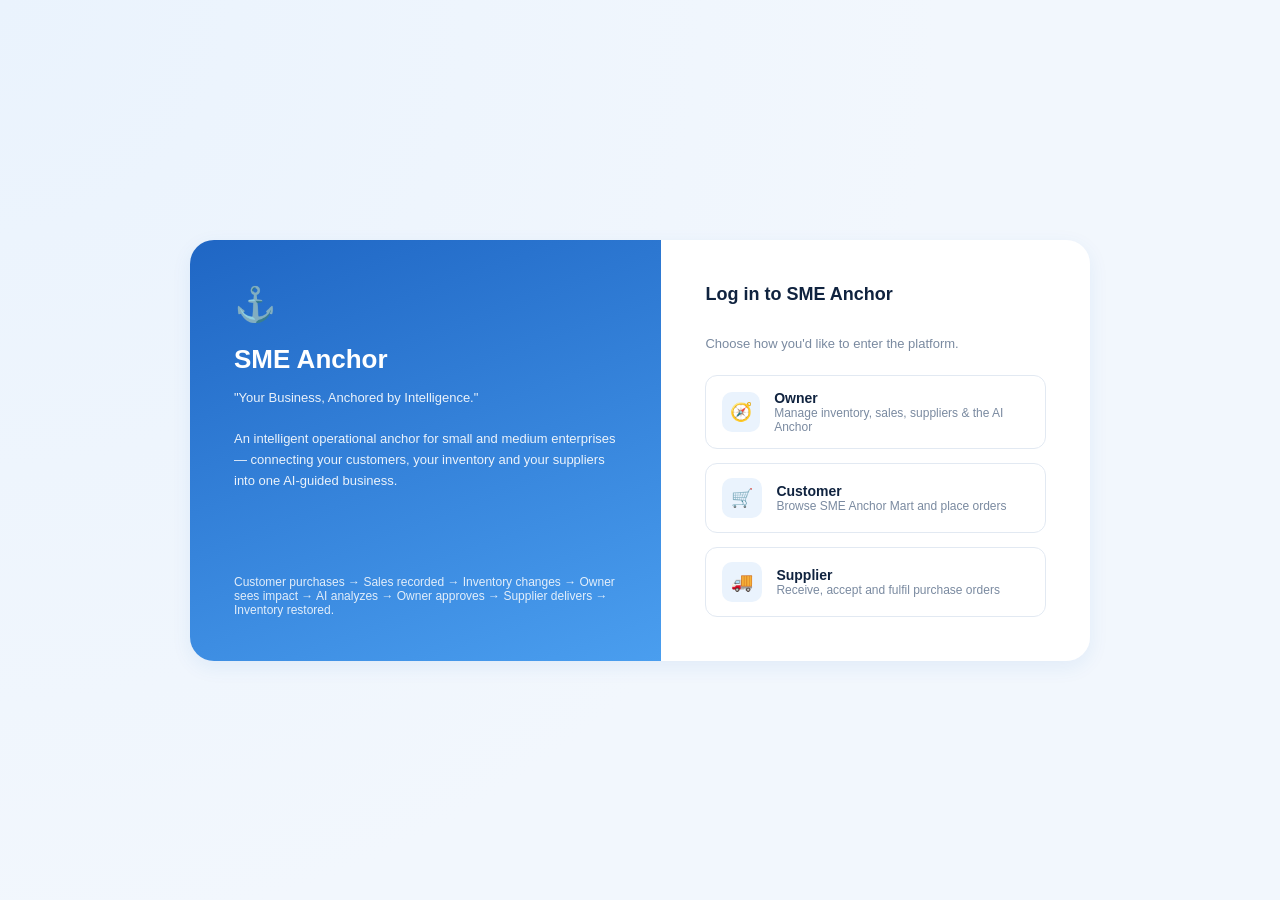
<file: frontend/index.html>
<!DOCTYPE html>
<html lang="en">
<head>
<meta charset="UTF-8" />
<meta name="viewport" content="width=device-width, initial-scale=1.0" />
<title>SME Anchor — Login</title>
<link rel="stylesheet" href="css/style.css" />
</head>
<body>
<div class="login-screen">
  <div class="login-card">
    <div class="login-hero">
      <div>
        <div class="anchor-mark">⚓</div>
        <h1>SME Anchor</h1>
        <p>"Your Business, Anchored by Intelligence."<br/><br/>
        An intelligent operational anchor for small and medium enterprises —
        connecting your customers, your inventory and your suppliers into one
        AI-guided business.</p>
      </div>
      <div style="font-size:12px; opacity:.85;">
        Customer purchases → Sales recorded → Inventory changes → Owner sees impact →
        AI analyzes → Owner approves → Supplier delivers → Inventory restored.
      </div>
    </div>
    <div class="login-panel">
      <h2>Log in to SME Anchor</h2>
      <p class="sub">Choose how you'd like to enter the platform.</p>

      <button class="role-btn" id="btn-owner">
        <div class="role-icon">🧭</div>
        <div>
          <div class="role-title">Owner</div>
          <div class="role-desc">Manage inventory, sales, suppliers &amp; the AI Anchor</div>
        </div>
      </button>

      <button class="role-btn" id="btn-customer">
        <div class="role-icon">🛒</div>
        <div>
          <div class="role-title">Customer</div>
          <div class="role-desc">Browse SME Anchor Mart and place orders</div>
        </div>
      </button>

      <button class="role-btn" id="btn-supplier">
        <div class="role-icon">🚚</div>
        <div>
          <div class="role-title">Supplier</div>
          <div class="role-desc">Receive, accept and fulfil purchase orders</div>
        </div>
      </button>

      <div class="supplier-select" id="supplier-select-wrap">
        <label class="muted" style="font-size:12px;">Select supplier profile</label>
        <select id="supplier-select"></select>
        <button class="btn btn-primary btn-block mt-8" id="btn-supplier-continue">Continue as Supplier</button>
      </div>
    </div>
  </div>
</div>

<script src="js/api.js"></script>
<script>
document.getElementById("btn-owner").addEventListener("click", () => {
  sessionStorage.setItem("sme_role", "owner");
  window.location.href = "owner.html";
});

document.getElementById("btn-customer").addEventListener("click", () => {
  sessionStorage.setItem("sme_role", "customer");
  window.location.href = "customer.html";
});

const supplierWrap = document.getElementById("supplier-select-wrap");
document.getElementById("btn-supplier").addEventListener("click", async () => {
  supplierWrap.classList.toggle("show");
  if (supplierWrap.classList.contains("show")) {
    const suppliers = await apiGet("/suppliers");
    const select = document.getElementById("supplier-select");
    select.innerHTML = suppliers.map(s => `<option value="${s.id}">${s.name}</option>`).join("");
  }
});

document.getElementById("btn-supplier-continue").addEventListener("click", () => {
  const id = document.getElementById("supplier-select").value;
  sessionStorage.setItem("sme_role", "supplier");
  sessionStorage.setItem("sme_supplier_id", id);
  window.location.href = "supplier.html";
});
</script>
</body>
</html>
</file>
<file: frontend/css/style.css>
:root {
  --white: #ffffff;
  --bg-page: #f2f7fd;
  --bg-card: #ffffff;
  --blue-50: #eaf3fd;
  --blue-100: #d8ebfb;
  --blue-200: #b9dcf7;
  --blue-400: #4a9eef;
  --blue-500: #2f7fe0;
  --blue-600: #1f66c4;
  --navy: #10233f;
  --navy-soft: #33465f;
  --gray-border: #e2e9f2;
  --gray-muted: #7a8aa0;
  --green: #17a673;
  --green-bg: #e7f8f1;
  --orange: #e08a1f;
  --orange-bg: #fdf1e2;
  --red: #d8465c;
  --red-bg: #fce8ea;
  --cyan-accent: #24c6dc;
  --shadow-sm: 0 1px 2px rgba(16, 35, 63, 0.06), 0 1px 1px rgba(16, 35, 63, 0.04);
  --shadow-md: 0 6px 20px rgba(31, 102, 196, 0.08);
  --radius-lg: 16px;
  --radius-md: 12px;
  --radius-sm: 8px;
  --font: "Inter", -apple-system, BlinkMacSystemFont, "Segoe UI", sans-serif;
}

* { box-sizing: border-box; }

html, body {
  margin: 0;
  padding: 0;
  font-family: var(--font);
  background: var(--bg-page);
  color: var(--navy);
  -webkit-font-smoothing: antialiased;
}

a { color: inherit; text-decoration: none; }
button { font-family: inherit; cursor: pointer; }
input, select, textarea { font-family: inherit; }

/* ---------- Layout shells ---------- */
.app-shell {
  display: flex;
  min-height: 100vh;
}

.sidebar {
  width: 240px;
  flex-shrink: 0;
  background: var(--white);
  border-right: 1px solid var(--gray-border);
  display: flex;
  flex-direction: column;
  padding: 20px 14px;
  position: sticky;
  top: 0;
  height: 100vh;
  transition: width 0.2s ease;
}

.sidebar.collapsed { width: 72px; }
.sidebar.collapsed .nav-label, .sidebar.collapsed .brand-text { display: none; }

.brand {
  display: flex;
  align-items: center;
  gap: 10px;
  padding: 6px 10px 20px 10px;
}

.brand-mark {
  width: 34px; height: 34px;
  border-radius: 10px;
  background: linear-gradient(135deg, var(--blue-500), var(--cyan-accent));
  display: flex; align-items: center; justify-content: center;
  color: white; font-size: 18px; flex-shrink: 0;
}

.brand-text { line-height: 1.1; }
.brand-text strong { display: block; font-size: 15px; color: var(--navy); }
.brand-text span { font-size: 11px; color: var(--gray-muted); }

.nav-group { display: flex; flex-direction: column; gap: 2px; margin-top: 6px; }

.nav-item {
  display: flex; align-items: center; gap: 12px;
  padding: 10px 12px;
  border-radius: var(--radius-sm);
  color: var(--navy-soft);
  font-size: 14px;
  font-weight: 500;
}

.nav-item .icon { width: 18px; text-align: center; flex-shrink: 0; }
.nav-item:hover { background: var(--blue-50); color: var(--blue-600); }
.nav-item.active { background: var(--blue-100); color: var(--blue-600); }

.main-area { flex: 1; min-width: 0; display: flex; flex-direction: column; }

.topbar {
  height: 64px;
  background: var(--white);
  border-bottom: 1px solid var(--gray-border);
  display: flex; align-items: center; justify-content: space-between;
  padding: 0 24px;
  position: sticky; top: 0; z-index: 20;
}

.topbar-search {
  flex: 1; max-width: 420px;
  display: flex; align-items: center; gap: 8px;
  background: var(--blue-50);
  border: 1px solid var(--gray-border);
  border-radius: 999px;
  padding: 8px 14px;
  color: var(--gray-muted);
  font-size: 13px;
}
.topbar-search input { border: none; background: transparent; outline: none; width: 100%; font-size: 13px; color: var(--navy); }

.topbar-right { display: flex; align-items: center; gap: 16px; }

.icon-btn {
  width: 36px; height: 36px; border-radius: 10px;
  border: 1px solid var(--gray-border);
  background: var(--white);
  display: flex; align-items: center; justify-content: center;
  color: var(--navy-soft);
  position: relative;
}
.icon-btn:hover { background: var(--blue-50); }
.badge-dot {
  position: absolute; top: -3px; right: -3px;
  width: 8px; height: 8px; border-radius: 50%;
  background: var(--red); border: 2px solid white;
}

.avatar {
  width: 34px; height: 34px; border-radius: 50%;
  background: var(--blue-500); color: white;
  display: flex; align-items: center; justify-content: center;
  font-size: 13px; font-weight: 600;
}
.profile-chip { display: flex; align-items: center; gap: 10px; font-size: 13px; }
.profile-chip .name { font-weight: 600; color: var(--navy); }
.profile-chip .role { color: var(--gray-muted); font-size: 11px; }

.content { padding: 24px; flex: 1; }

/* ---------- Cards ---------- */
.card {
  background: var(--bg-card);
  border: 1px solid var(--gray-border);
  border-radius: var(--radius-lg);
  box-shadow: var(--shadow-sm);
}

.section-title {
  font-size: 16px; font-weight: 700; color: var(--navy);
  margin: 0 0 4px 0;
}
.section-sub { font-size: 13px; color: var(--gray-muted); margin: 0 0 16px 0; }

.kpi-grid {
  display: grid;
  grid-template-columns: repeat(auto-fit, minmax(180px, 1fr));
  gap: 14px;
  margin-bottom: 22px;
}

.kpi-card {
  background: var(--bg-card);
  border: 1px solid var(--gray-border);
  border-radius: var(--radius-lg);
  padding: 16px 18px;
  box-shadow: var(--shadow-sm);
}
.kpi-card .kpi-top { display: flex; align-items: center; justify-content: space-between; }
.kpi-icon {
  width: 34px; height: 34px; border-radius: 10px;
  display: flex; align-items: center; justify-content: center;
  background: var(--blue-50); color: var(--blue-600); font-size: 15px;
}
.kpi-label { font-size: 12px; color: var(--gray-muted); margin-top: 10px; }
.kpi-value { font-size: 22px; font-weight: 700; color: var(--navy); margin-top: 2px; }
.kpi-trend { font-size: 11px; margin-top: 6px; font-weight: 600; }
.kpi-trend.up { color: var(--green); }
.kpi-trend.down { color: var(--red); }
.kpi-card.warn .kpi-icon { background: var(--orange-bg); color: var(--orange); }
.kpi-card.crit .kpi-icon { background: var(--red-bg); color: var(--red); }

/* ---------- Buttons ---------- */
.btn {
  display: inline-flex; align-items: center; justify-content: center; gap: 6px;
  padding: 9px 16px;
  border-radius: 10px;
  font-size: 13px; font-weight: 600;
  border: 1px solid transparent;
  transition: all .15s ease;
}
.btn-primary { background: var(--blue-500); color: white; }
.btn-primary:hover { background: var(--blue-600); }
.btn-secondary { background: var(--white); color: var(--blue-600); border-color: var(--blue-200); }
.btn-secondary:hover { background: var(--blue-50); }
.btn-ghost { background: transparent; color: var(--navy-soft); border-color: var(--gray-border); }
.btn-ghost:hover { background: var(--blue-50); }
.btn-danger { background: var(--red-bg); color: var(--red); }
.btn-danger:hover { background: #f8d3d8; }
.btn-success { background: var(--green-bg); color: var(--green); }
.btn-success:hover { background: #cdf0e2; }
.btn-sm { padding: 6px 12px; font-size: 12px; }
.btn:disabled { opacity: .5; cursor: not-allowed; }
.btn-block { width: 100%; }

/* ---------- Tables ---------- */
table { width: 100%; border-collapse: collapse; font-size: 13px; }
thead th {
  text-align: left; font-size: 11px; text-transform: uppercase; letter-spacing: .03em;
  color: var(--gray-muted); padding: 10px 14px; border-bottom: 1px solid var(--gray-border);
}
tbody td { padding: 12px 14px; border-bottom: 1px solid var(--gray-border); color: var(--navy-soft); }
tbody tr:hover { background: var(--blue-50); }
tbody tr:last-child td { border-bottom: none; }

.badge {
  display: inline-flex; align-items: center; gap: 5px;
  padding: 3px 10px; border-radius: 999px;
  font-size: 11px; font-weight: 700;
}
.badge.healthy { background: var(--green-bg); color: var(--green); }
.badge.warning { background: var(--orange-bg); color: var(--orange); }
.badge.critical { background: var(--red-bg); color: var(--red); }
.badge.info { background: var(--blue-100); color: var(--blue-600); }
.badge.neutral { background: #eef1f5; color: var(--gray-muted); }

/* ---------- Grids / misc ---------- */
.grid-2 { display: grid; grid-template-columns: 2fr 1fr; gap: 18px; }
.flex-between { display: flex; align-items: center; justify-content: space-between; }
.pill-tabs { display: inline-flex; background: var(--blue-50); border-radius: 999px; padding: 3px; gap: 2px; }
.pill-tab { padding: 6px 14px; border-radius: 999px; font-size: 12px; font-weight: 600; color: var(--gray-muted); }
.pill-tab.active { background: white; color: var(--blue-600); box-shadow: var(--shadow-sm); }

.chart-wrap { padding: 18px; }

/* ---------- Supplier comparison cards ---------- */
.supplier-grid { display: grid; grid-template-columns: repeat(auto-fill, minmax(200px,1fr)); gap: 12px; }
.supplier-card {
  border: 1px solid var(--gray-border); border-radius: var(--radius-md);
  padding: 14px; background: white; position: relative;
}
.supplier-card.best { border-color: var(--blue-400); box-shadow: 0 0 0 3px var(--blue-50); }
.supplier-card .best-tag {
  position: absolute; top: -10px; right: 10px;
  background: var(--blue-500); color: white; font-size: 10px; font-weight: 700;
  padding: 3px 8px; border-radius: 999px;
}
.supplier-card .sname { font-weight: 700; font-size: 14px; margin-bottom: 6px; }
.supplier-card .srow { display: flex; justify-content: space-between; font-size: 12px; color: var(--gray-muted); margin-bottom: 4px; }
.supplier-card .srow b { color: var(--navy); }

/* ---------- AI panel ---------- */
.ai-dock {
  position: sticky; bottom: 0;
  background: white; border-top: 1px solid var(--gray-border);
  box-shadow: 0 -4px 16px rgba(16,35,63,0.06);
}
.ai-dock.collapsed .ai-body { display: none; }

.ai-header {
  display: flex; align-items: center; justify-content: space-between;
  padding: 12px 20px; cursor: pointer;
}
.ai-header-left { display: flex; align-items: center; gap: 10px; }
.ai-avatar {
  width: 32px; height: 32px; border-radius: 9px;
  background: linear-gradient(135deg, var(--blue-500), var(--cyan-accent));
  display: flex; align-items: center; justify-content: center; color: white; font-size: 15px;
}
.ai-title { font-size: 13px; font-weight: 700; color: var(--navy); }
.ai-subtitle { font-size: 11px; color: var(--gray-muted); }

.ai-body { max-height: 420px; display: flex; flex-direction: column; }
.ai-messages { flex: 1; overflow-y: auto; padding: 12px 20px; display: flex; flex-direction: column; gap: 12px; max-height: 300px; }

.ai-msg { display: flex; gap: 10px; max-width: 640px; }
.ai-msg.user { align-self: flex-end; flex-direction: row-reverse; }
.ai-msg .bubble {
  padding: 10px 14px; border-radius: 14px; font-size: 13px; line-height: 1.5;
  background: var(--blue-50); color: var(--navy-soft); white-space: pre-line;
}
.ai-msg.user .bubble { background: var(--blue-500); color: white; }
.ai-msg .mini-avatar {
  width: 26px; height: 26px; border-radius: 8px; flex-shrink: 0;
  display: flex; align-items: center; justify-content: center; font-size: 13px;
  background: linear-gradient(135deg, var(--blue-500), var(--cyan-accent)); color: white;
}
.ai-msg.user .mini-avatar { background: var(--blue-100); color: var(--blue-600); }

.ai-card { border: 1px solid var(--blue-200); background: var(--blue-50); border-radius: var(--radius-md); padding: 12px 14px; font-size: 12px; max-width: 420px; }
.ai-card .row { display: flex; justify-content: space-between; padding: 3px 0; color: var(--navy-soft); }
.ai-card .row b { color: var(--navy); }
.ai-card-actions { display: flex; gap: 8px; margin-top: 10px; }

.ai-suggestions { display: flex; flex-wrap: wrap; gap: 8px; padding: 0 20px 12px 20px; }
.ai-suggestion-chip {
  border: 1px solid var(--gray-border); background: white; border-radius: 999px;
  padding: 6px 12px; font-size: 12px; color: var(--blue-600);
}
.ai-suggestion-chip:hover { background: var(--blue-50); }

.ai-input-row { display: flex; gap: 10px; padding: 12px 20px 16px 20px; border-top: 1px solid var(--gray-border); }
.ai-input-row input {
  flex: 1; border: 1px solid var(--gray-border); border-radius: 999px;
  padding: 10px 16px; font-size: 13px; outline: none;
}
.ai-input-row input:focus { border-color: var(--blue-400); }

/* ---------- Login screen ---------- */
.login-screen {
  min-height: 100vh; display: flex; align-items: center; justify-content: center;
  background: radial-gradient(circle at top left, var(--blue-50), var(--bg-page) 60%);
  padding: 24px;
}
.login-card { width: 100%; max-width: 900px; display: grid; grid-template-columns: 1.1fr 1fr; border-radius: 24px; overflow: hidden; box-shadow: var(--shadow-md); }
.login-hero {
  background: linear-gradient(160deg, var(--blue-600), var(--blue-400));
  color: white; padding: 44px; display: flex; flex-direction: column; justify-content: space-between;
}
.login-hero h1 { font-size: 26px; margin: 20px 0 8px 0; }
.login-hero p { font-size: 13px; opacity: .9; line-height: 1.6; }
.login-hero .anchor-mark { font-size: 34px; }
.login-panel { background: white; padding: 44px; display: flex; flex-direction: column; gap: 14px; }
.login-panel h2 { margin: 0 0 4px 0; font-size: 18px; color: var(--navy); }
.login-panel .sub { font-size: 13px; color: var(--gray-muted); margin-bottom: 10px; }

.role-btn {
  display: flex; align-items: center; gap: 14px;
  border: 1px solid var(--gray-border); border-radius: var(--radius-md);
  padding: 14px 16px; background: white; text-align: left;
}
.role-btn:hover { border-color: var(--blue-400); background: var(--blue-50); }
.role-btn .role-icon {
  width: 40px; height: 40px; border-radius: 10px; background: var(--blue-50); color: var(--blue-600);
  display: flex; align-items: center; justify-content: center; font-size: 18px;
}
.role-btn .role-title { font-size: 14px; font-weight: 700; color: var(--navy); }
.role-btn .role-desc { font-size: 12px; color: var(--gray-muted); }

.supplier-select { display: none; margin-top: 6px; }
.supplier-select.show { display: block; }
.supplier-select select {
  width: 100%; padding: 10px 12px; border-radius: 10px; border: 1px solid var(--gray-border); font-size: 13px;
}

/* ---------- Customer store ---------- */
.store-header {
  background: white; border-bottom: 1px solid var(--gray-border);
  position: sticky; top: 0; z-index: 20;
  padding: 14px 24px; display: flex; align-items: center; gap: 20px;
}
.store-nav { display: flex; gap: 18px; margin-left: auto; align-items: center; }
.store-nav a { font-size: 13px; font-weight: 600; color: var(--navy-soft); }
.store-nav a:hover { color: var(--blue-600); }
.cart-btn { position: relative; }
.cart-count {
  position: absolute; top: -8px; right: -8px; background: var(--blue-500); color: white;
  font-size: 10px; font-weight: 700; border-radius: 999px; padding: 1px 6px;
}

.category-rail { display: flex; gap: 10px; overflow-x: auto; padding: 16px 24px 4px 24px; }
.category-chip {
  flex-shrink: 0; padding: 8px 16px; border-radius: 999px; font-size: 12px; font-weight: 600;
  border: 1px solid var(--gray-border); background: white; color: var(--navy-soft); white-space: nowrap;
}
.category-chip.active { background: var(--blue-500); border-color: var(--blue-500); color: white; }

.product-grid { display: grid; grid-template-columns: repeat(auto-fill, minmax(190px, 1fr)); gap: 16px; padding: 16px 24px; }
.product-card {
  background: white; border: 1px solid var(--gray-border); border-radius: var(--radius-lg);
  padding: 14px; display: flex; flex-direction: column; gap: 8px;
}
.product-thumb {
  height: 100px; border-radius: var(--radius-md);
  background: linear-gradient(135deg, var(--blue-50), var(--blue-100));
  display: flex; align-items: center; justify-content: center; font-size: 28px; color: var(--blue-400);
}
.product-name { font-size: 13px; font-weight: 700; color: var(--navy); }
.product-meta { font-size: 11px; color: var(--gray-muted); }
.product-price-row { display: flex; align-items: center; justify-content: space-between; margin-top: auto; }
.product-price { font-size: 15px; font-weight: 700; color: var(--navy); }
.qty-stepper { display: flex; align-items: center; gap: 8px; border: 1px solid var(--gray-border); border-radius: 999px; padding: 4px 8px; }
.qty-stepper button { border: none; background: none; font-size: 14px; width: 18px; color: var(--blue-600); }

.cart-drawer {
  position: fixed; top: 0; right: 0; height: 100vh; width: 380px; max-width: 92vw;
  background: white; box-shadow: -8px 0 24px rgba(16,35,63,0.12);
  transform: translateX(100%); transition: transform .25s ease; z-index: 50;
  display: flex; flex-direction: column;
}
.cart-drawer.open { transform: translateX(0); }
.cart-drawer-header { padding: 18px 20px; border-bottom: 1px solid var(--gray-border); display: flex; justify-content: space-between; align-items: center; }
.cart-items { flex: 1; overflow-y: auto; padding: 12px 20px; }
.cart-item { display: flex; justify-content: space-between; align-items: center; padding: 10px 0; border-bottom: 1px solid var(--gray-border); font-size: 13px; }
.cart-footer { padding: 16px 20px; border-top: 1px solid var(--gray-border); }
.cart-total-row { display: flex; justify-content: space-between; font-size: 13px; margin-bottom: 6px; color: var(--navy-soft); }
.cart-total-row.grand { font-size: 15px; font-weight: 700; color: var(--navy); }
.overlay { position: fixed; inset: 0; background: rgba(16,35,63,0.35); z-index: 40; display: none; }
.overlay.show { display: block; }

.invoice-box {
  border: 1px dashed var(--blue-300, var(--blue-200)); border-radius: var(--radius-md);
  padding: 16px; background: var(--blue-50); font-family: "SFMono-Regular", Consolas, monospace; font-size: 12px;
}
.invoice-box .line { display: flex; justify-content: space-between; padding: 2px 0; }
.invoice-box hr { border: none; border-top: 1px dashed var(--blue-200); margin: 8px 0; }

/* ---------- Toasts ---------- */
.toast-stack { position: fixed; top: 20px; right: 20px; z-index: 100; display: flex; flex-direction: column; gap: 10px; }
.toast {
  background: white; border: 1px solid var(--gray-border); border-left: 4px solid var(--blue-500);
  border-radius: 10px; padding: 12px 16px; box-shadow: var(--shadow-md);
  font-size: 13px; min-width: 240px; animation: slideIn .2s ease;
}
.toast.success { border-left-color: var(--green); }
.toast.error { border-left-color: var(--red); }
@keyframes slideIn { from { transform: translateX(20px); opacity: 0; } to { transform: translateX(0); opacity: 1; } }

/* ---------- Modal ---------- */
.modal-overlay {
  position: fixed; inset: 0; background: rgba(16,35,63,0.4);
  display: none; align-items: center; justify-content: center; z-index: 80; padding: 20px;
}
.modal-overlay.show { display: flex; }
.modal-box { background: white; border-radius: var(--radius-lg); padding: 24px; width: 100%; max-width: 440px; box-shadow: var(--shadow-md); }

/* ---------- Utility ---------- */
.muted { color: var(--gray-muted); }
.mt-8 { margin-top: 8px; } .mt-16 { margin-top: 16px; } .mt-24 { margin-top: 24px; }
.text-right { text-align: right; }
.empty-state { text-align: center; padding: 40px 20px; color: var(--gray-muted); font-size: 13px; }
.scroll-x { overflow-x: auto; }
.hidden { display: none !important; }

@media (max-width: 900px) {
  .sidebar { position: fixed; z-index: 60; height: 100vh; }
  .grid-2 { grid-template-columns: 1fr; }
  .login-card { grid-template-columns: 1fr; }
  .login-hero { display: none; }
}
</file>
